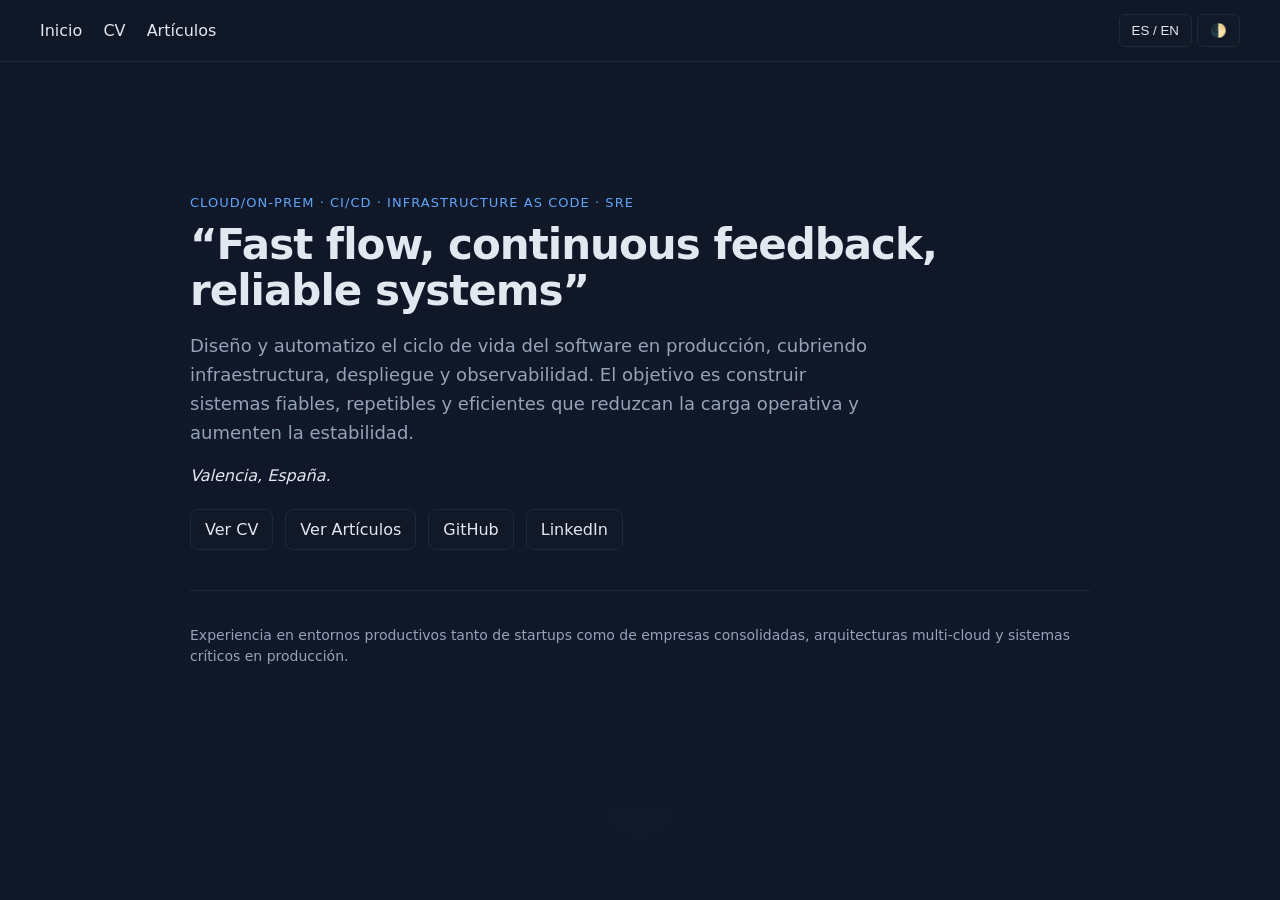
<file: index.html>
<!DOCTYPE html>
<html lang="es">

<head>
  <meta charset="UTF-8" />
  <meta name="viewport" content="width=device-width, initial-scale=1.0" />
  <title>Diego Cañas | DevOps Engineer</title>
  <link rel="stylesheet" href="assets/css/style.css" />
</head>

<body>

  <!-- NAV -->
  <nav class="nav">
    <div class="nav-left">
      <a href="index.html" data-i18n="home">Inicio</a>
      <a href="cv.html" data-i18n="cv">CV</a>
      <a href="projects.html" data-i18n="projects">Artículos</a>
    </div>

    <div class="nav-right">
      <button onclick="switchLang()" class="lang-btn">ES / EN</button>
      <button onclick="toggleTheme()" class="lang-btn">🌓</button>
    </div>
  </nav>

  <div class="container">

    <!-- HERO -->
    <section class="hero">

      <p class="kicker" data-i18n="kicker">
        Cloud/On-Prem · CI/CD · Infrastructure as Code · SRE
      </p>

      <h1 class="headline" data-i18n="headline">
        “Fast flow, continuous feedback, reliable systems”
      </h1>

      <p class="subheadline" data-i18n="subheadline">
        Diseño y automatizo el ciclo de vida del software en producción, cubriendo infraestructura, despliegue y
        observabilidad. El objetivo es construir sistemas fiables, repetibles y eficientes que reduzcan la carga
        operativa y aumenten la estabilidad.
      </p>
      <p class="location">
        <em data-i18n="location"></em>
      </p>

      <div class="cta">
        <a href="cv.html" data-i18n="view_cv">Ver CV</a>
        <a href="projects.html" data-i18n="view_projects">Ver Proyectos</a>
        <a href="https://github.com/DiegoCanas" target="_blank">GitHub</a>
        <a href="https://www.linkedin.com/in/diego-cañas-cameros-0142b8188" target="_blank">LinkedIn</a>
      </div>

      <!-- TRUST -->
      <section class="mini-section">

        <p class="muted" data-i18n="trust_text">
          Experiencia en entornos productivos tanto de startups como de empresas consolidadas, arquitecturas multi-cloud
          y sistemas críticos en
          producción.
        </p>

      </section>

  </div>

  <script src="assets/js/i18n.js"></script>
  <script src="assets/js/theme.js"></script>

</body>

</html>
</file>
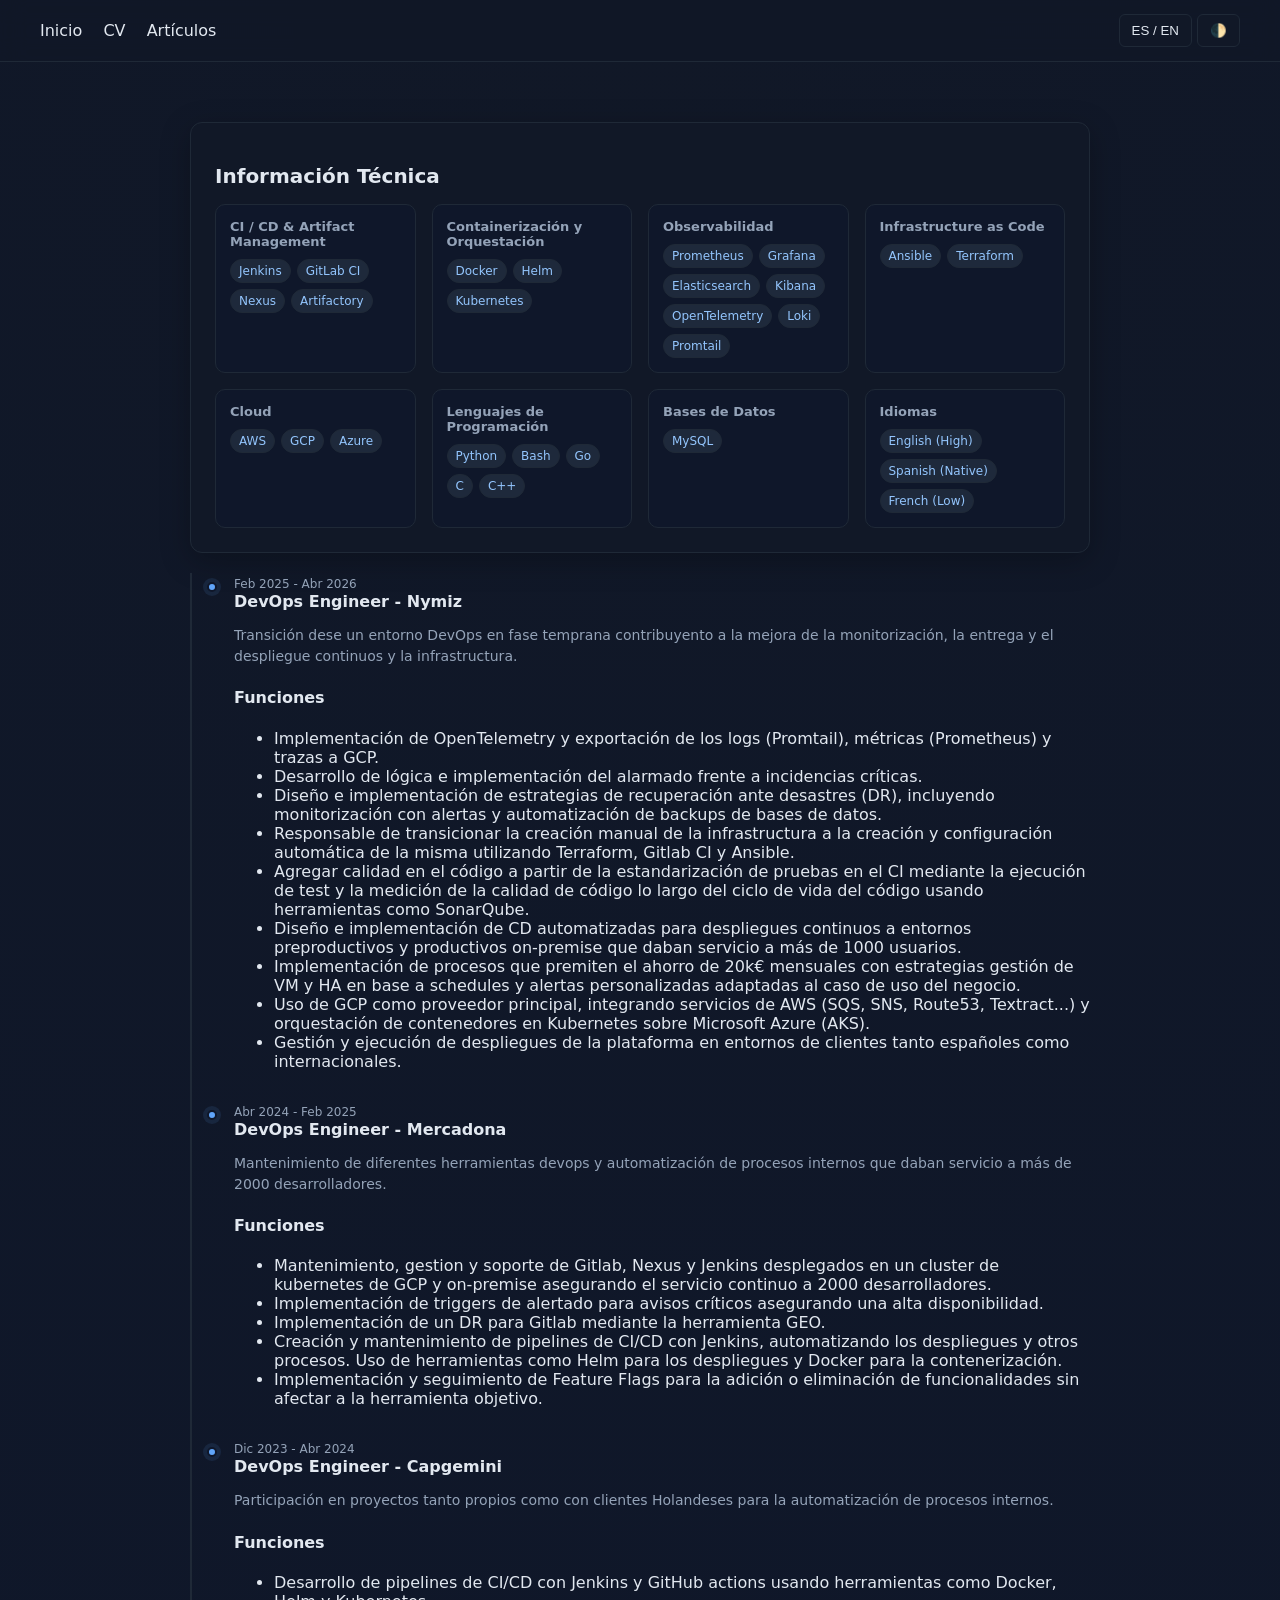
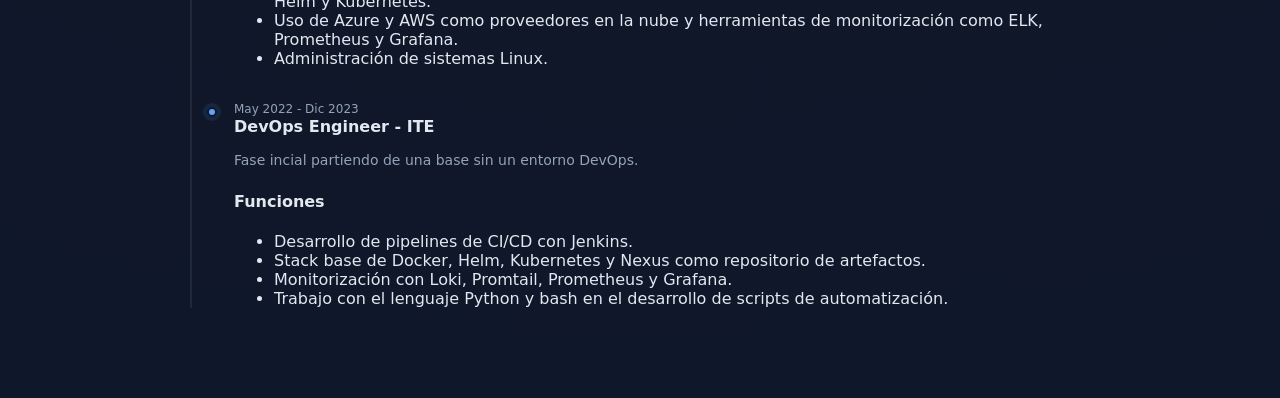
<file: cv.html>
<!DOCTYPE html>
<html lang="es">

<head>
    <meta charset="UTF-8">
    <meta name="viewport" content="width=device-width, initial-scale=1.0">
    <title>CV | Diego Cañas</title>
    <link rel="stylesheet" href="assets/css/style.css">
</head>

<body>

    <nav class="nav">
        <div class="nav-left">
            <a href="index.html" data-i18n="home">Inicio</a>
            <a href="cv.html" data-i18n="cv">CV</a>
            <a href="projects.html" data-i18n="projects">Artículos</a>
        </div>

        <div class="nav-right">
            <button onclick="switchLang()" class="lang-btn">ES / EN</button>
            <button onclick="toggleTheme()" class="lang-btn">🌓</button>
        </div>
    </nav>

    <div class="container">

        <!-- STACK -->
        <div class="cv-card">
            <h2 data-i18n="tech_info"></h2>

            <div class="stack-grid">
                <div class="stack-column">
                    <h4 data-i18n="ci_cd"></h4>
                    <div class="tags"><span>Jenkins</span><span>GitLab
                            CI</span><span>Nexus</span><span>Artifactory</span></div>
                </div>

                <div class="stack-column">
                    <h4 data-i18n="containers"></h4>
                    <div class="tags"><span>Docker</span><span>Helm</span><span>Kubernetes</span></div>
                </div>

                <div class="stack-column">
                    <h4 data-i18n="observability"></h4>
                    <div class="tags">
                        <span>Prometheus</span><span>Grafana</span><span>Elasticsearch</span>
                        <span>Kibana</span><span>OpenTelemetry</span><span>Loki</span><span>Promtail</span>
                    </div>
                </div>

                <div class="stack-column">
                    <h4 data-i18n="iac"></h4>
                    <div class="tags"><span>Ansible</span><span>Terraform</span></div>
                </div>

                <div class="stack-column">
                    <h4 data-i18n="cloud"></h4>
                    <div class="tags"><span>AWS</span><span>GCP</span><span>Azure</span></div>
                </div>

                <div class="stack-column">
                    <h4 data-i18n="languages"></h4>
                    <div class="tags"><span>Python</span><span>Bash</span><span>Go</span><span>C</span><span>C++</span>
                    </div>
                </div>

                <div class="stack-column">
                    <h4 data-i18n="databases"></h4>
                    <div class="tags"><span>MySQL</span></div>
                </div>

                <div class="stack-column">
                    <h4 data-i18n="languages_spoken"></h4>
                    <div class="tags"><span>English (High)</span><span>Spanish (Native)</span><span>French (Low)</span>
                    </div>
                </div>
            </div>
        </div>

        <!-- TIMELINE -->
        <div class="timeline">

            <!-- NYMIZ -->
            <div class="item">
                <span class="date">Feb 2025 - Abr 2026</span>
                <h3>DevOps Engineer - Nymiz</h3>

                <p class="summary" data-i18n="nymiz_summary"></p>

                <div class="section">
                    <h4 data-i18n="functions"></h4>
                    <ul>
                        <li data-i18n="nymiz_1"></li>
                        <li data-i18n="nymiz_2"></li>
                        <li data-i18n="nymiz_3"></li>
                        <li data-i18n="nymiz_4"></li>
                        <li data-i18n="nymiz_5"></li>
                        <li data-i18n="nymiz_6"></li>
                        <li data-i18n="nymiz_7"></li>
                        <li data-i18n="nymiz_8"></li>
                        <li data-i18n="nymiz_9"></li>
                    </ul>
                </div>
            </div>

            <!-- MERCADONA -->
            <div class="item">
                <span class="date">Abr 2024 - Feb 2025</span>
                <h3>DevOps Engineer - Mercadona</h3>

                <p class="summary" data-i18n="mercadona_summary"></p>

                <div class="section">
                    <h4 data-i18n="functions"></h4>
                    <ul>
                        <li data-i18n="mercadona_1"></li>
                        <li data-i18n="mercadona_2"></li>
                        <li data-i18n="mercadona_3"></li>
                        <li data-i18n="mercadona_4"></li>
                        <li data-i18n="mercadona_5"></li>
                    </ul>
                </div>
            </div>

            <!-- CAPGEMINI -->
            <div class="item">
                <span class="date">Dic 2023 - Abr 2024</span>
                <h3>DevOps Engineer - Capgemini</h3>

                <p class="summary" data-i18n="capgemini_summary"></p>

                <div class="section">
                    <h4 data-i18n="functions"></h4>
                    <ul>
                        <li data-i18n="capgemini_1"></li>
                        <li data-i18n="capgemini_2"></li>
                        <li data-i18n="capgemini_3"></li>
                    </ul>
                </div>
            </div>

            <!-- ITE -->
            <div class="item">
                <span class="date">May 2022 - Dic 2023</span>
                <h3>DevOps Engineer - ITE</h3>

                <p class="summary" data-i18n="ite_summary"></p>

                <div class="section">
                    <h4 data-i18n="functions"></h4>
                    <ul>
                        <li data-i18n="ite_1"></li>
                        <li data-i18n="ite_2"></li>
                        <li data-i18n="ite_3"></li>
                        <li data-i18n="ite_4"></li>
                    </ul>
                </div>
            </div>

        </div>

    </div>

    <script src="assets/js/i18n.js"></script>
    <script src="assets/js/theme.js"></script>

</body>

</html>
</file>
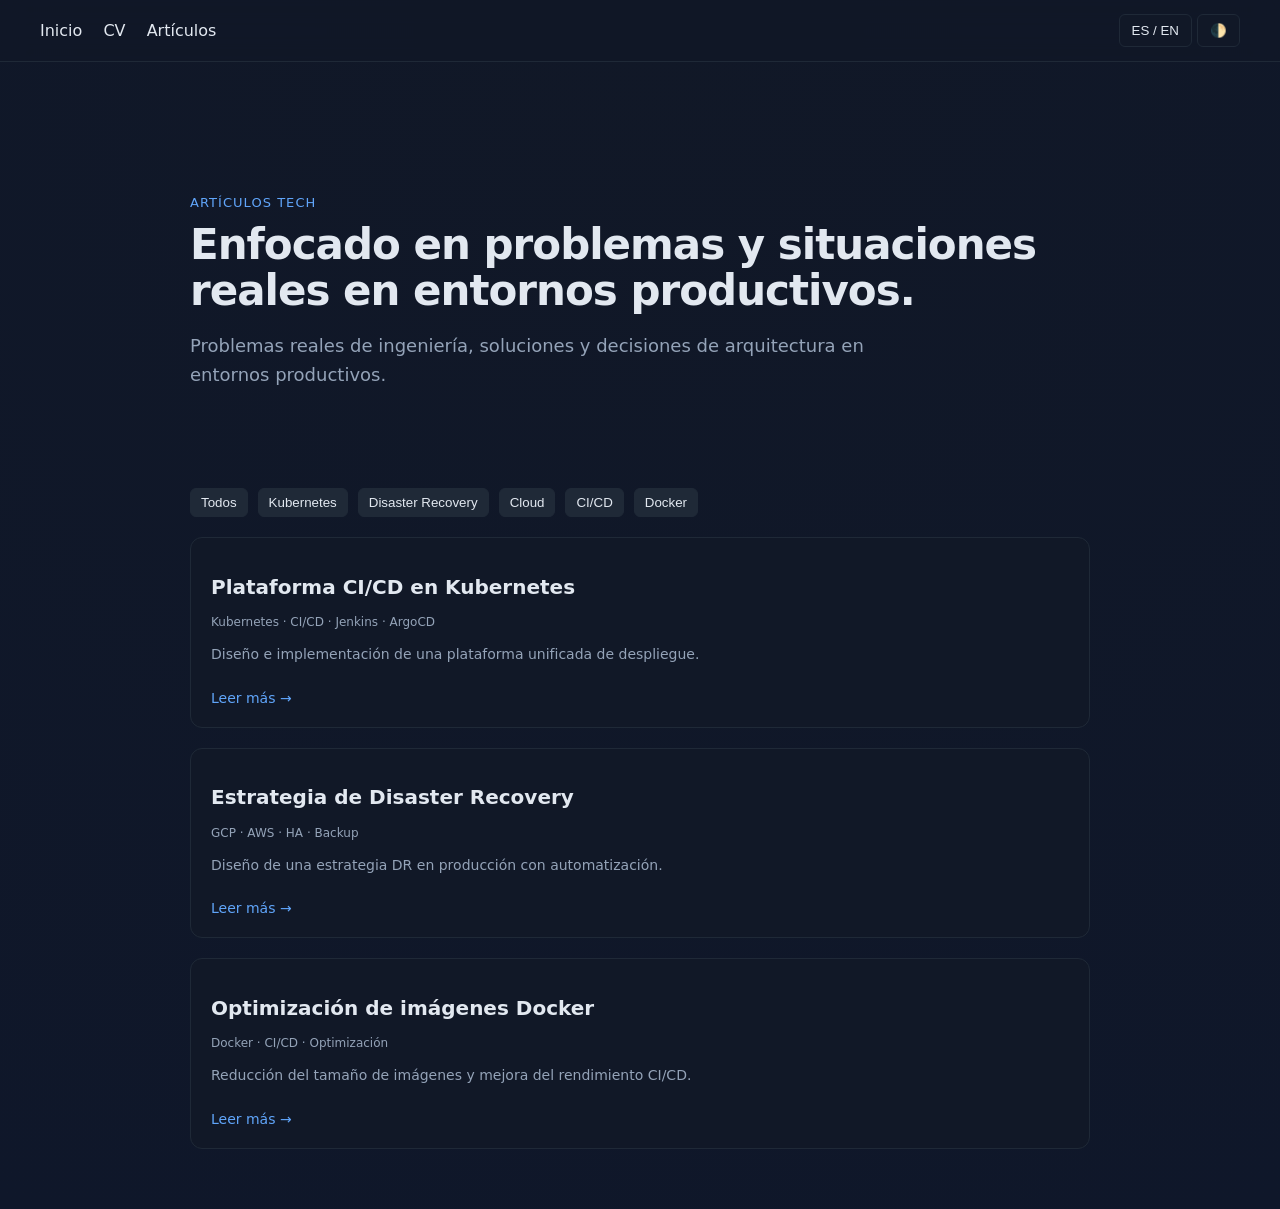
<file: projects.html>
<!DOCTYPE html>
<html lang="es">

<head>
    <meta charset="UTF-8">
    <meta name="viewport" content="width=device-width, initial-scale=1.0">
    <title>Artículos | Diego Cañas</title>
    <link rel="stylesheet" href="assets/css/style.css">
</head>

<body>

    <!-- NAV -->
    <nav class="nav">
        <div class="nav-left">
            <a href="index.html" data-i18n="home">Inicio</a>
            <a href="cv.html" data-i18n="cv">CV</a>
            <a href="projects.html" data-i18n="projects">Artículos</a>
        </div>

        <div class="nav-right">
            <button onclick="switchLang()" class="lang-btn">ES / EN</button>
            <button onclick="toggleTheme()" class="lang-btn">🌓</button>
        </div>
    </nav>

    <div class="container">

        <!-- HEADER -->
        <section class="hero">

            <p class="kicker" data-i18n="articles_kicker">Artículos Tech</p>

            <h1 class="headline" data-i18n="articles_headline">
                Análisis de problemas o situaciones reales en entornos productivos.
            </h1>

            <p class="subheadline" data-i18n="articles_subheadline">
                Problemas reales de ingeniería, soluciones y decisiones de arquitectura en entornos productivos.
            </p>

        </section>

        <!-- FILTERS -->
        <div class="filters">
            <button onclick="filterArticles('all')" data-i18n="filter_all">Todos</button>
            <button onclick="filterArticles('kubernetes')">Kubernetes</button>
            <button onclick="filterArticles('dr')">Disaster Recovery</button>
            <button onclick="filterArticles('cloud')">Cloud</button>
            <button onclick="filterArticles('ci')">CI/CD</button>
            <button onclick="filterArticles('docker')">Docker</button>
        </div>

        <!-- ARTICLES -->
        <div class="article-grid">

            <div class="article kubernetes ci">
                <h2 data-i18n="article_1_title">Plataforma CI/CD en Kubernetes</h2>
                <p class="meta" data-i18n="article_1_meta">Kubernetes · CI/CD · Jenkins · ArgoCD</p>
                <p class="excerpt" data-i18n="article_1_excerpt">Diseño e implementación de una plataforma unificada de
                    despliegue.</p>
                <a href="articles/ci-cd-kubernetes.html" class="read-more" data-i18n="read_more">Leer más →</a>
            </div>

            <div class="article dr cloud">
                <h2 data-i18n="article_2_title">Estrategia de Disaster Recovery</h2>
                <p class="meta" data-i18n="article_2_meta">GCP · AWS · HA · Backup</p>
                <p class="excerpt" data-i18n="article_2_excerpt">Diseño de una estrategia DR en producción con
                    automatización.</p>
                <a href="articles/dr-strategy.html" class="read-more" data-i18n="read_more">Leer más →</a>
            </div>

            <div class="article docker">
                <h2 data-i18n="article_3_title">Optimización de imágenes Docker</h2>
                <p class="meta" data-i18n="article_3_meta">Docker · CI/CD · Optimización</p>
                <p class="excerpt" data-i18n="article_3_excerpt">Reducción del tamaño de imágenes y mejora del
                    rendimiento CI/CD.</p>
                <a href="articles/docker-optimization.html" class="read-more" data-i18n="read_more">Leer más →</a>
            </div>

        </div>

        <script src="assets/js/i18n.js"></script>
        <script src="assets/js/theme.js"></script>

</body>

</html>
</file>
<file: assets/css/style.css>
/* =========================
   THEME VARIABLES (DARK DEFAULT)
========================= */
:root {
    --bg: #0f172a;
    --card: #111827;
    --text: #e2e8f0;
    --muted: #94a3b8;
    --border: #1f2937;
    --accent: #60a5fa;

    --tag-bg: #1e293b;
    --tag-text: #93c5fd;
}

/* LIGHT MODE */
[data-theme="light"] {
    --bg: #f8fafc;
    --card: #ffffff;
    --text: #0f172a;
    --muted: #475569;
    --border: #e2e8f0;
    --accent: #2563eb;

    --tag-bg: #e2e8f0;
    --tag-text: #1e3a8a;
}

/* =========================
   BASE
========================= */
body {
    margin: 0;
    font-family: system-ui, Arial;
    color: var(--text);

    background: radial-gradient(circle at top,
            var(--card),
            var(--bg));
}

/* =========================
   NAVBAR
========================= */
.nav {
    position: sticky;
    top: 0;
    z-index: 1000;

    display: flex;
    justify-content: space-between;
    align-items: center;

    padding: 14px 40px;

    background: color-mix(in srgb, var(--card) 85%, transparent);
    backdrop-filter: blur(12px);
    border-bottom: 1px solid var(--border);
}

.nav a {
    margin-right: 16px;
    text-decoration: none;
    color: var(--text);
    font-weight: 500;
}

.nav a:hover {
    color: var(--accent);
}

/* =========================
   LAYOUT
========================= */
.container {
    max-width: 900px;
    margin: auto;
    padding: 60px 20px;
}

/* =========================
   TYPOGRAPHY
========================= */
h1 {
    margin: 0 0 20px 0;
    font-size: 32px;
    letter-spacing: -0.5px;
}

h2 {
    font-size: 20px;
    color: var(--text);
}

h3 {
    font-size: 16px;
    margin: 0 0 5px 0;
}

.summary {
    color: var(--muted);
    font-size: 14px;
    margin-bottom: 16px;
    line-height: 1.5;
}

/* =========================
   HERO
========================= */
.hero {
    padding: 60px 0;
}

.subtitle {
    font-size: 20px;
    color: var(--muted);
}

.description {
    margin-top: 10px;
    color: var(--muted);
}

.cta {
    margin-top: 24px;
    display: flex;
    gap: 12px;
    flex-wrap: wrap;
}

.cta a {
    padding: 10px 14px;
    border-radius: 8px;
    background: var(--card);
    border: 1px solid var(--border);
    color: var(--text);
}

.cta a:hover {
    border-color: var(--accent);
    transform: translateY(-1px);
}

/* =========================
   GRID + CARDS
========================= */
.grid {
    display: grid;
    grid-template-columns: repeat(auto-fit, minmax(250px, 1fr));
    gap: 20px;
    margin-top: 20px;
}

.cv-card {
    background: var(--card);
    border: 1px solid var(--border);
    border-radius: 12px;
    padding: 24px;
    margin-bottom: 20px;

    box-shadow: 0 8px 30px rgba(0, 0, 0, 0.25);

    transition: all 0.2s ease;
}

.cv-card:hover {
    transform: translateY(-2px);
    border-color: #334155;
}

/* =========================
   FILTERS
========================= */
.filters {
    margin: 20px 0;
    display: flex;
    gap: 10px;
}

.filters button {
    background: var(--border);
    border: 1px solid var(--border);
    color: var(--text);
    padding: 6px 10px;
    cursor: pointer;
    border-radius: 6px;
}

.filters button:hover {
    background: #374151;
}

/* =========================
   TIMELINE
========================= */
.timeline {
    position: relative;
    margin-top: 20px;
    padding-left: 20px;
    border-left: 2px solid var(--border);
}

.item {
    position: relative;
    padding-left: 22px;
    margin-bottom: 30px;
    transition: all 0.2s ease;
}

.item:hover {
    transform: translateX(3px);
}

.item::before {
    content: "";
    position: absolute;

    left: -5px;
    top: 9px;

    width: 6px;
    height: 6px;

    background: var(--accent);
    border-radius: 50%;
    border: 2px solid var(--bg);

    box-shadow: 0 0 0 4px rgba(96, 165, 250, 0.1);
}

.date {
    font-size: 12px;
    color: var(--muted);
    white-space: nowrap;
}

/* =========================
   GRID LIST (FUNCIONES)
========================= */
.grid-list {
    display: grid;
    grid-template-columns: 1fr 1fr;
    gap: 8px;
}

.grid-list div {
    background: var(--bg);
    padding: 8px;
    border-radius: 6px;
    font-size: 13px;
}

/* =========================
   STACK GRID (CV TECH STACK)
========================= */
.stack-grid {
    display: grid;
    grid-template-columns: repeat(4, 1fr);
    gap: 16px;
    margin-top: 12px;
}

@media (max-width: 900px) {
    .stack-grid {
        grid-template-columns: repeat(2, 1fr);
    }
}

@media (max-width: 600px) {
    .stack-grid {
        grid-template-columns: 1fr;
    }
}

.stack-column {
    background: var(--bg);
    border: 1px solid var(--border);
    padding: 14px;
    border-radius: 10px;

    transition: all 0.2s ease;
}

.stack-column:hover {
    border-color: var(--accent);
    transform: translateY(-2px);
}

.stack-column h4 {
    margin: 0 0 10px 0;
    color: var(--muted);
    font-size: 13px;
}

/* =========================
   TAGS
========================= */
.tags {
    display: flex;
    flex-wrap: wrap;
    gap: 6px;
}

.tags span {
    background: var(--tag-bg);
    color: var(--tag-text);

    padding: 4px 8px;
    font-size: 12px;
    border-radius: 999px;

    border: 1px solid var(--border);
    transition: all 0.15s ease;
}

.tags span:hover {
    background: #25314a;
    transform: translateY(-1px);
}

/* =========================
   BUTTONS
========================= */
.lang-btn {
    background: var(--card);
    border: 1px solid var(--border);
    color: var(--text);
    padding: 8px 12px;
    cursor: pointer;
    border-radius: 6px;
    transition: all 0.2s ease;
}

.lang-btn:hover {
    border-color: var(--accent);
    transform: translateY(-1px);
}

/* =========================
   LINKS
========================= */
a {
    color: var(--accent);
    text-decoration: none;
}

a:hover {
    text-decoration: underline;
}

/* =========================
   BADGE CURRENT
========================= */
.badge-current {
    margin-left: 10px;
    font-size: 11px;

    padding: 3px 8px;
    border-radius: 999px;

    background: rgba(96, 165, 250, 0.15);
    color: var(--accent);

    border: 1px solid rgba(96, 165, 250, 0.3);
}

.kicker {
    color: var(--accent);
    font-size: 13px;
    letter-spacing: 0.08em;
    text-transform: uppercase;
    margin-bottom: 12px;
}

.headline {
    font-size: 42px;
    line-height: 1.1;
    margin: 0 0 16px 0;
    letter-spacing: -1px;
}

.subheadline {
    font-size: 18px;
    color: var(--muted);
    max-width: 700px;
    line-height: 1.6;
}

.mini-section {
    margin-top: 40px;
    padding-top: 20px;
    border-top: 1px solid var(--border);
}

.muted {
    color: var(--muted);
    font-size: 14px;
    line-height: 1.5;
}

.article-grid {
    display: grid;
    grid-template-columns: 1fr;
    gap: 20px;
    margin-top: 20px;
}

.article {
    padding: 20px;
    border-radius: 12px;

    background: var(--card);
    border: 1px solid var(--border);

    transition: all 0.2s ease;
}

.article:hover {
    transform: translateY(-2px);
    border-color: var(--accent);
}

.meta {
    font-size: 12px;
    color: var(--muted);
    margin-bottom: 10px;
}

.excerpt {
    color: var(--muted);
    font-size: 14px;
    line-height: 1.6;
}

.read-more {
    display: inline-block;
    margin-top: 10px;

    color: var(--accent);
    font-size: 14px;
}

.read-more:hover {
    text-decoration: underline;
}

.article-full {
    max-width: 800px;
    margin: auto;
}

.article-full h1 {
    font-size: 34px;
    margin-bottom: 10px;
}

.article-full h2 {
    margin-top: 24px;
    font-size: 20px;
}

.article-full p,
.article-full li {
    color: var(--muted);
    line-height: 1.7;
}

.article-full ul {
    padding-left: 18px;
}

.doc-layout {
    display: flex;
    min-height: 100vh;
}

.sidebar {
    width: 260px;
    padding: 20px;

    background: var(--card);
    border-right: 1px solid var(--border);

    position: sticky;
    top: 0;
    height: 100vh;
}

.sidebar-title {
    font-weight: bold;
    margin-bottom: 20px;
    color: var(--text);
}

.sidebar a {
    display: block;
    margin: 8px 0;
    font-size: 14px;
    color: var(--muted);
}

.sidebar a:hover {
    color: var(--accent);
}

.doc-content {
    flex: 1;
    padding: 40px;
}

.toc {
    margin: 20px 0;
    padding: 12px;

    border: 1px solid var(--border);
    border-radius: 10px;

    background: var(--card);
}

.toc a {
    display: block;
    font-size: 13px;
    margin: 6px 0;
    color: var(--muted);
}

.toc a:hover {
    color: var(--accent);
}

@media (max-width: 900px) {
    .doc-layout {
        flex-direction: column;
    }

    .sidebar {
        width: 100%;
        height: auto;
        position: relative;
    }

    .doc-content {
        padding: 20px;
    }
}

/* =========================
   SIDEBAR COLLAPSE SYSTEM
========================= */

.doc-layout {
    display: flex;
    min-height: 100vh;
}

/* estado normal */
.sidebar {
    width: 260px;
    transition: all 0.25s ease;
}

/* estado oculto */
.sidebar.hidden {
    width: 0;
    padding: 0;
    overflow: hidden;
    border: none;
}

/* contenido se adapta */
.doc-content {
    flex: 1;
    transition: all 0.25s ease;
}

.sidebar-header {
    display: flex;
    justify-content: space-between;
    align-items: center;

    margin-bottom: 20px;
}

.sidebar-toggle-inline {
    background: transparent;
    border: 1px solid var(--border);
    color: var(--text);

    padding: 4px 8px;
    border-radius: 6px;

    cursor: pointer;
}

.sidebar-toggle-inline:hover {
    border-color: var(--accent);
}

.sidebar-toggle {
    position: fixed;
    top: 14px;
    left: 14px;
    z-index: 2000;

    background: var(--card);
    border: 1px solid var(--border);
    color: var(--text);

    padding: 6px 10px;
    border-radius: 8px;

    cursor: pointer;
}

.sidebar-toggle:hover {
    border-color: var(--accent);
}
</file>
